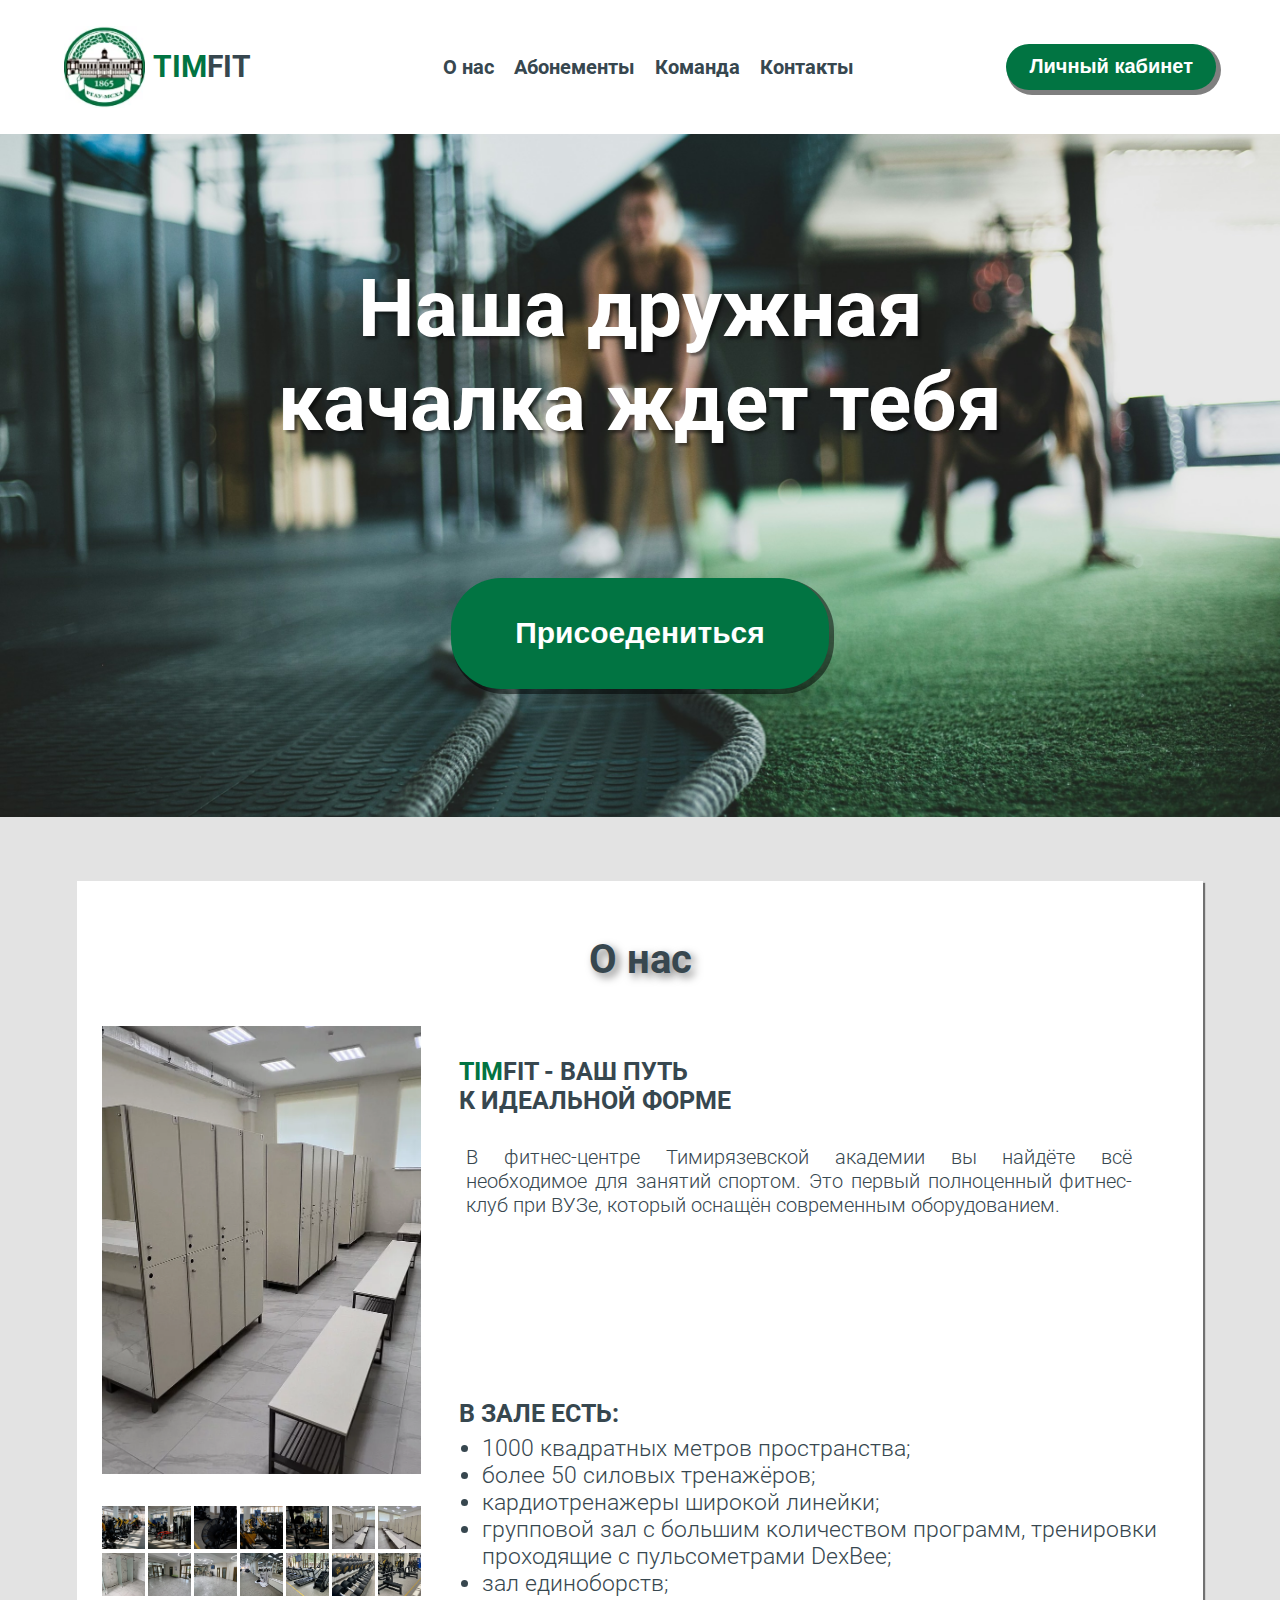
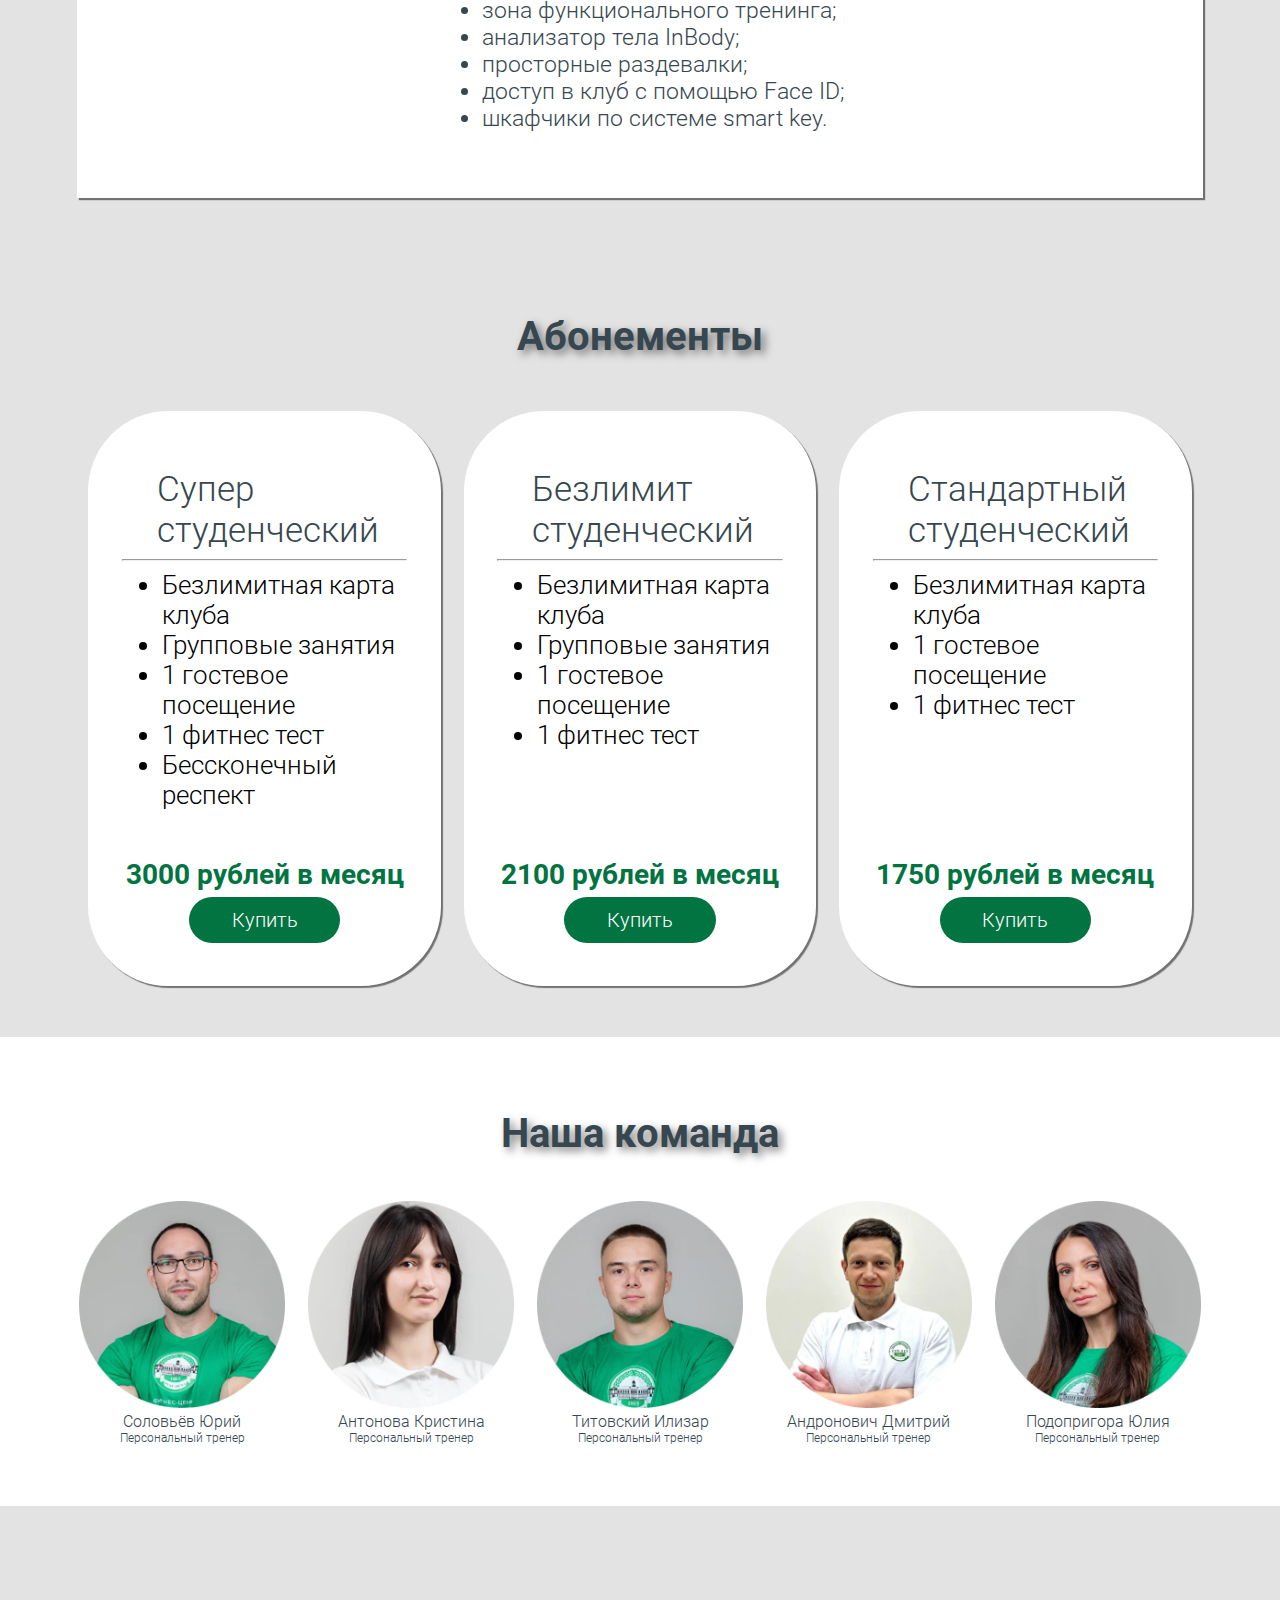
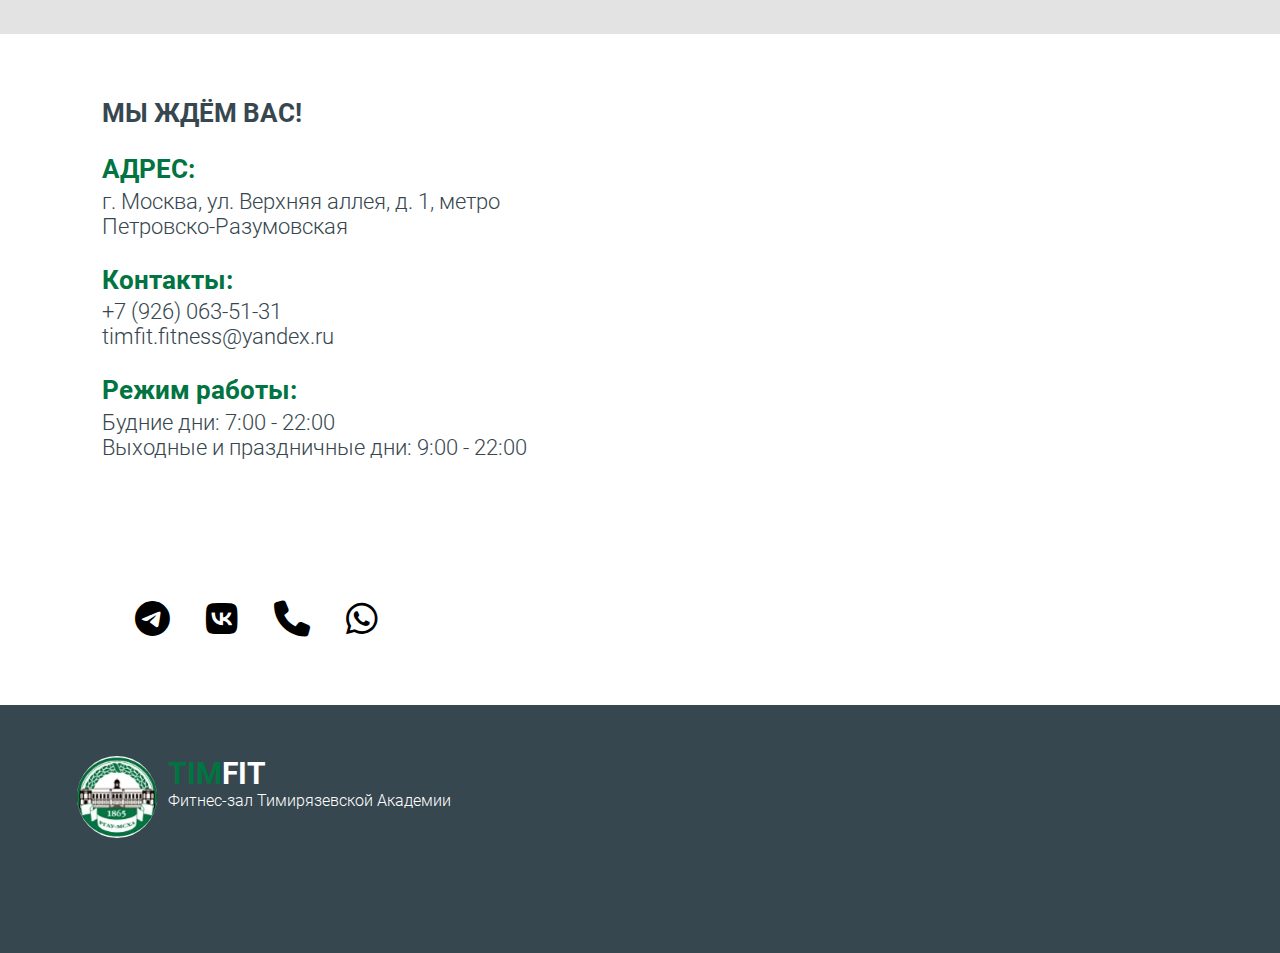
<file: index.html>
<!DOCTYPE html>
<html lang="en">
<head>
    <meta charset="UTF-8">
    <meta name="viewport" content="width=device-width, initial-scale=1.0">
    <link rel="shortcut icon" href="imgs/___10 1.png" type="image/x-icon">
    <link rel="stylesheet" href="style.css">
    <link rel="stylesheet" href="fontawesome-free-6.7.2-web/css/all.css">
    <title>Tim-FiT</title>
</head>
<body>

    <div id="modal">
        <div class="modal-content">
            
            <div class="up-modal">
                <p class="textx">Авторизация </p>
                <span class="closeModal">&times;</span>
            </div>
            
            <div class="down-modal">
                <input type="text" placeholder="Логин" class="myInput">
                <input type="text" placeholder="Пароль" class="myInput">
                <div class="buttons">
                    <button class="Fakebutton">Зарегистрироваться</button>
                    <button class="Fakebutton">Забыли пароль</button>
                </div>

                <button class="Fakebutton clearButton">Вход</button>
            </div>
        </div>
    </div>

    <div id="modal2">
        <div class="modal-content2">
            <div class="up-modal">
                <p class="Zag" >Абонементы</p>
                <span class="closeModal">&times;</span>
            </div>
            
    <div class="subs">
        <div class="sub sub1">
            <p class="zg">Супер <br>
                студенческий</p>
            <hr>
            <div>
                <ul>
                <li>Безлимитная карта клуба</li>
                <li>Групповые занятия</li>
                <li>1 гостевое посещение</li>
                <li>1 фитнес тест</li>
                <li>Бессконечный респект</li>
                </ul>
            </div>
            <p class="cost">3000 рублей в месяц</p>
            <button>Купить</button>
        </div>
        <div class="sub">
            <p class="zg">Безлимит <br>
                студенческий</p>
            <hr>
            <div>
                <ul>
                <li>Безлимитная карта клуба</li>
                <li>Групповые занятия</li>
                <li>1 гостевое посещение</li>
                <li>1 фитнес тест</li>
                </ul>
            </div>
            <p class="cost">2100 рублей в месяц</p>
            <button>Купить</button>
        </div>
        <div class="sub">
            <p class="zg">Стандартный <br>
                студенческий</p>
            <hr>
            <div>
                <ul>
                <li>Безлимитная карта клуба</li>
                <li>1 гостевое посещение</li>
                <li>1 фитнес тест</li>
                </ul>
            </div>
            <p class="cost">1750 рублей в месяц</p>
            <button>Купить</button>
        </div>
    </div>
        </div>
    </div>


    <header >
        <span class="mobile"><i class="fa-solid fa-bars"></i></span>
        <div class="logo">
            <img src="imgs/___10 1.png" alt="">
            <p class="Naz"><span>TIM</span>FIT</p>
        </div>
        <ul class="computer">
            <li><a href="#info" class="script1">О нас</a></li>
            <li><a href="#subs" class="script1">Абонементы</a></li>
            <!-- <li><a href="#tab" class="script1">Групповые занятия</a></li> -->
            <li><a href="#team" class="script1">Команда</a></li>
            <li><a href="#contact" class="script1">Контакты</a></li>
        </ul>
        <span class="mobile"><a href="#contact" class="script1"><i class="fa-solid fa-phone"></i></a></span>
        <button class="computer" id="openModal">Личный кабинет</button>
    </header>

    <div class="banner">
        <p>Наша дружная <br> качалка ждет тебя</p>
        <button id="openModal2">Присоедениться</button>
    </div>

    <div class="info" id="info">
        <p class="Zag">О нас</p>
        <div class="infoFlex">
        <div class="computer">   
        <div class="gallery">
            <img src="imgs/IMG_4519.jpg" alt="" class="mainImg" id="mainImg">
            <div class="minImgs">
                <img src="imgs/IMG_0511.jpg" alt="img" class="minCard" data-main-src="imgs/IMG_0511.jpg">
                <img src="imgs/IMG_0512.jpg" alt="img" class="minCard" data-main-src="imgs/IMG_0512.jpg">
                <img src="imgs/IMG_0513.jpg" alt="img" class="minCard" data-main-src="imgs/IMG_0513.jpg">
                <img src="imgs/IMG_0514.jpg" alt="img" class="minCard" data-main-src="imgs/IMG_0514.jpg">
                <img src="imgs/IMG_0527.jpg" alt="img" class="minCard" data-main-src="imgs/IMG_0527.jpg">
                <img src="imgs/IMG_4519.jpg" alt="img" class="minCard" data-main-src="imgs/IMG_4519.jpg">
                <img src="imgs/IMG_4523.jpg" alt="img" class="minCard" data-main-src="imgs/IMG_4523.jpg">
                <img src="imgs/IMG_4535.jpg" alt="img" class="minCard" data-main-src="imgs/IMG_4535.jpg">
                <img src="imgs/IMG_4537.jpg" alt="img" class="minCard" data-main-src="imgs/IMG_4537.jpg">
                <img src="imgs/IMG_4538.jpg" alt="img" class="minCard" data-main-src="imgs/IMG_4538.jpg">
                <img src="imgs/IMG_4554.jpg" alt="img" class="minCard" data-main-src="imgs/IMG_4554.jpg">
                <img src="imgs/IMG_4563.jpg" alt="img" class="minCard" data-main-src="imgs/IMG_4563.jpg">
                <img src="imgs/IMG_4582.jpg" alt="img" class="minCard" data-main-src="imgs/IMG_4582.jpg">
                <img src="imgs/IMG_4595.jpg" alt="img" class="minCard" data-main-src="imgs/IMG_4595.jpg">
            </div>
        </div>
        </div>
        <div class="mainInfo">
            <p class="Naz"><span>TIM</span>FIT - ВАШ ПУТЬ <br> К ИДЕАЛЬНОЙ ФОРМЕ</p>
            <p class="text">В фитнес-центре Тимирязевской академии вы найдёте всё необходимое для занятий спортом. Это первый полноценный фитнес-клуб при ВУЗе, который оснащён современным оборудованием.</p>
            <p class="Naz other">В ЗАЛЕ ЕСТЬ:</p>
            <ul>
                <li>1000 квадратных метров пространства;</li>
                <li>более 50 силовых тренажёров;</li>
                <li>кардиотренажеры широкой линейки;</li>
                <li>групповой зал с большим количеством программ, тренировки проходящие с пульсометрами DexBee;</li>
                <li>зал единоборств;</li>
                <li>зона функционального тренинга;</li>
                <li>анализатор тела InBody;</li>
                <li>просторные раздевалки;</li>
                <li>доступ в клуб с помощью Face ID;</li>
                <li id="subs">шкафчики по системе smart key.</li>
              </ul>              
        </div>
    </div>
    </div>
    <p class="Zag" >Абонементы</p>
    <div class="subs">
        <div class="sub">
            <p class="zg">Супер <br>
                студенческий</p>
            <hr>
            <div>
                <ul>
                <li>Безлимитная карта клуба</li>
                <li>Групповые занятия</li>
                <li>1 гостевое посещение</li>
                <li>1 фитнес тест</li>
                <li>Бессконечный респект</li>
                </ul>
            </div>
            <p class="cost">3000 рублей в месяц</p>
            <button>Купить</button>
        </div>
        <div class="sub">
            <p class="zg">Безлимит <br>
                студенческий</p>
            <hr>
            <div>
                <ul>
                <li>Безлимитная карта клуба</li>
                <li>Групповые занятия</li>
                <li>1 гостевое посещение</li>
                <li>1 фитнес тест</li>
                </ul>
            </div>
            <p class="cost">2100 рублей в месяц</p>
            <button>Купить</button>
        </div>
        <div class="sub">
            <p class="zg">Стандартный <br>
                студенческий</p>
            <hr>
            <div>
                <ul>
                <li>Безлимитная карта клуба</li>
                <li>1 гостевое посещение</li>
                <li>1 фитнес тест</li>
                </ul>
            </div>
            <p class="cost">1750 рублей в месяц</p>
            <button id="team">Купить</button>
        </div>
    </div>
    <!-- <div class="tab" id="tab">
        <p class="Zag1">Рассписание групповых программ</p>
    </div> -->
    <div class="team" >
        <p class="Zag1">Наша команда</p>
        <div class="mobile">
        <div class="teamate"><div class="mate">
            <img src="imgs/mate1.png" alt="">
            <p class="name">Соловьёв Юрий</p>
            <p>Персональный тренер</p>
        </div>
        <div class="mate">
            <img src="imgs/mate2.png" alt="">
            <p class="name">Антонова Кристина</p>
            <p>Персональный тренер</p>
        </div>
        <div class="mate">
            <img src="imgs/mate3.png" alt="">
            <p class="name">Титовский Илизар</p>
            <p>Персональный тренер</p>
        </div></div>
        <div class="teamate1">
        <div class="mate">
            <img src="imgs/mate4.png" alt="">
            <p class="name">Андронович Дмитрий</p>
            <p>Персональный тренер</p>
        </div>
        <div class="mate">
            <img src="imgs/mate5.png" alt="">
            <p class="name">Подопригора Юлия</p>
            <p>Персональный тренер</p>
        </div></div>
        </div>

        
        <div class="computer">
            <div class="teamate">
            <div class="mate">
                <img src="imgs/mate1.png" alt="">
                <p class="name">Соловьёв Юрий</p>
                <p>Персональный тренер</p>
            </div>
            <div class="mate">
                <img src="imgs/mate2.png" alt="">
                <p class="name">Антонова Кристина</p>
                <p>Персональный тренер</p>
            </div>
            <div class="mate">
                <img src="imgs/mate3.png" alt="">
                <p class="name">Титовский Илизар</p>
                <p>Персональный тренер</p>
            </div>
            
            <div class="mate">
                <img src="imgs/mate4.png" alt="">
                <p class="name">Андронович Дмитрий</p>
                <p>Персональный тренер</p>
            </div>
            <div class="mate">
                <img src="imgs/mate5.png" alt="">
                <p class="name">Подопригора Юлия</p>
                <p >Персональный тренер</p>
            </div>
        </div>
            </div>
    </div>

    <div class="map mobile" >
        <iframe src="https://yandex.ru/map-widget/v1/?um=constructor%3Aa4c1919994b77e67ea50330614914d484cb6c190709d1e93af07387426a5e790&amp;source=constructor" frameborder="0"></iframe>
    </div>

    <div class="overFooter" >
        <div class="footerFlex">
        <div class="footerInfo">
            <p class="big" id="contact">МЫ ЖДЁМ ВАС!</p>
            <p class="big green">АДРЕС:</p>
            <p>г. Москва, ул. Верхняя аллея, д. 1, метро Петровско-Разумовская</p>
            <p class="big green">Контакты:</p>
            <p>+7 (926) 063-51-31 <br> timfit.fitness@yandex.ru</p>
            <p class="big green">Режим работы:</p>
            <p>Будние дни: 7:00 - 22:00 <br> Выходные и праздничные дни: 9:00 - 22:00</p>
        </div>
        <div class="footerMap computer"><iframe src="https://yandex.ru/map-widget/v1/?um=constructor%3Aa4c1919994b77e67ea50330614914d484cb6c190709d1e93af07387426a5e790&amp;source=constructor" width="555" height="406" frameborder="0"></iframe></div>
        </div>
        <div class="socWeb">
            <a target="_blank" href="https://weba.telegram.org/"><i class="fa-brands fa-telegram"></i></a>
            <a target="_blank" href="https://vk.com"><i class="fa-brands fa-vk"></i></a>
            <a target="_blank" href=""><i class="fa-solid fa-phone"></i></a>
            <a target="_blank" href=""><i class="fa-brands fa-whatsapp"></i></a>
        </div>
    </div>
    <footer>
        <img src="imgs/___10 1.png" alt="">
        <div><p class="Naz"><span>TIM</span>FIT</p>
        <p>Фитнес-зал Тимирязевской Академии</p></div>
    </footer>
    <button id="floating-button"><i class="fa-solid fa-arrow-turn-up"></i></button>

    <script src="script.js"></script>
</body>
</html>
</file>
<file: style.css>
@font-face {
    font-family: 'Roboto';
    font-weight: normal;
    src: url(fonts/Roboto/Roboto-Regular.ttf);
}

@font-face {
    font-family: 'Roboto';
    font-weight: bold;
    src: url(fonts/Roboto/Roboto-Bold.ttf);
}

@font-face {
    font-family: 'Roboto';
    font-weight: lighter;
    src: url(fonts/Roboto/Roboto-Light.ttf);
}

*{
    margin: 0;
    box-sizing: border-box;
}

html{
    scroll-behavior: smooth;
}

.computer{
    display: none;
}

body{
    background-color: #E3E3E3;
    display: flex;
    flex-direction:column ;
}

a{color: #000000;}

li{
    font-family: 'Roboto';
}

p{
    font-family: 'Roboto';
    color: #37474F;
}

button:hover{
    cursor: pointer;
}

button:active{
    transform: translateY(2px);
    box-shadow: none;
}

header{
    padding: 4% 7%;
    display: flex;
    width: 100%;
    background-color: white;
    align-items: center;
    justify-content: space-between;
    box-shadow: 0px 8px 12px rgba(0, 0, 0, 0.08);

}

header i{
    font-size: 30px;
}

.logo{
    display: flex;
    align-items: center;
}

.logo img{
    width: 30%;
    margin-right: 4%;
}

.Naz{
    font-weight: bold;
    color: #37474F;
    font-size: 30px;
}

.Naz span{
    color: #017442;
}

header ul{
    list-style: none;
    display: flex;
}

header li{
    display: inline-block;
    margin-right: 1em;
}

header li a{
    color: #37474F;
    text-decoration: none;
    font-weight: bold;
    font-family: "Roboto";
    font-size: 20px;
}

header li a:hover{
    text-decoration: underline;
}

header button{
    background-color: #017442;
    color: white;
    border: none;
    border-radius: 50px;
    padding: 1% 2%;
    font-weight: bold;
    font-size: 20px;
    box-shadow: 3px 3px 0 2px rgba(0,0,0, 0.5);

}

.banner{
    display: flex;
    flex-direction: column;
    align-items: center;
    justify-content: space-around;
    padding: 15% 0;
    background-image: url(imgs/banner.png);
    background-position: center;
    background-size: cover;
}

.banner p{
    font-weight: bold;
    font-size: 36px;
    color: white;
    text-align: center;
    margin-bottom: 10%;
    text-shadow: 3px 3px 3px rgba(0,0,0, 0.5);
}

.banner button{
    background-color: #017442;
    color: white;
    border: none;
    border-radius: 50px;
    padding: 4% 7%;
    font-weight: bold;
    font-size: 20px;
    box-shadow: 3px 3px 0 2px rgba(0,0,0, 0.5);
}

.info{
    background-color: white;
    box-shadow: 2px 2px 1px rgba(0,0,0, 0.5);
    margin: 10% 6%;
    display: flex;
    flex-direction: column;
    padding: 1% 2%;
}

.info .computer{
    width: 70%;
}

.gallery{
    display: flex;
    flex-direction: column;
    
}

.mainImg{
    width: 100%;
    height: 28em;
    margin-bottom: 2em ;
    object-fit: cover;
}

.minImgs{
    width: 100%;
    display: grid;
    grid-row-gap: 4%;
    grid-column-gap: 1%;
    grid-template-columns: repeat(7, 1fr);

}

.minCard{
    width: 2%;
    background-color: #017442;
    aspect-ratio: 1 / 1;
}

.minCard:hover{
    cursor: pointer;
}

.minImgs img {
    width: 100%;
    height: auto;
    object-fit: cover;
}

.Zag{
    text-align: center;
    font-size: 40px;
    font-weight: bold;
    color: #37474F;
    text-shadow: 4px 4px 9px rgba(4,4,4, 0.5);
    margin: 4% 0;
}

.Zag1{
    font-size: 20px;
    text-align: center;
    font-weight: bold;
    color: #37474F;
    text-shadow: 4px 4px 9px rgba(4,4,4, 0.5);
    margin: 4% 0;
}


.info .Naz{
    font-size: 22px;
    margin: 4% 0;
    padding-left: 5% ;
}

.mainInfo p{
    text-align: justify;
    font-size: 20px;
    color: #37474F;
}

.mainInfo li{
    margin-left: 1em;
    font-size: 20px;
    color: #37474F;
}

.mainInfo .text{
    margin-bottom: 7%;
    padding: 0 6%;
}

.Naz.other{
    margin-top: 24%;
    margin-bottom: 1%;
}

.mainInfo ul{
    padding: 0 0 7% 5%;
}

.subs{
    margin-top: 5%;
    display: flex;
    flex-direction: column;
    margin: 0 15%;
}

.sub{
    background-color: white;
    border-radius: 80px;
    display: flex;
    flex-direction: column;
    padding: 10% 6% 7% 6%;
    margin-bottom: 6%;
    box-shadow: 2px 2px 1px rgba(0,0,0, 0.5);
}

.sub li{
    font-size: 15px;
}

.sub hr{
    margin: 3% 0;
}

.sub div{
    height: 8em;
}

.zg{
    padding: 1em 0 0 1em;
    font-size: 22px;
    font-weight: lighter;
}

.sub button{
    align-self: center;
    background-color: #017442;
    color: white;
    border: none;
    border-radius: 50px;
    padding: 2% 9%;
    font-size: 20px;
    font-family: 'roboto';
    font-weight: lighter;
    margin: 2% 0 1em 0;
}

.sub .cost{
    font-size: 15px;
    font-weight: bold;
    align-self: center;
    color: #017442;
}


.tab{
    background-color: white;
    margin: 0 6%;
    padding-bottom: 90% ;
    box-shadow: 2px 2px 1px rgba(0,0,0, 0.5);
    margin-top: 12%;
}

.tab .Zag{
    font-size: 20px;
}

.team{
    margin: 12% 0;
    padding: 6% 6%;
    background-color: white;
    border: 2px solid transparent;
    
}

.teamate{
    display: grid;
    grid-template-columns: 1fr 1fr 1fr;
    margin-bottom: 3%;
    grid-column-gap: 2%;
}

.teamate1{
    display: grid;
    grid-template-columns: 1fr 1fr ;
    grid-column-gap: 2%;
    margin: 0 16%;
}

.mate{
    display: flex;
    flex-direction: column;
    align-items: center;
}

.mate img{
    width: 100%;
    height: auto;
    
}

.mate p {
    text-align: center;
    font-size: 10px;
}

.mate .name{
    font-size: 12px;
}

iframe{
    margin: 0 6%;
    width: 88%;
    height: 27em;
}

.overFooter{
    
    padding: 4% 6%;
    margin-top: 12% ;
    background-color: white;
}

.big{
    font-size: 16px;
    font-weight: bold;
}

.green{
    color: #017442;
    margin: 6% 0 1% 0;
}

.socWeb{
    margin-top: 6%;
}

.socWeb a{
    margin: 0 0 0 3%;
    font-size: 36px;
    color: #000000;

}

footer{
    background-color: #37474F;
    padding: 3% 6% 26% 6%;
    display: flex;
}

footer img{
    border-radius: 100%;
    width: 5em;
    margin-right: 1%;
}

footer .Naz{
    color: white;
}

footer p{
    color: white;
}

#floating-button {
    display: none; /* Скрываем кнопку по умолчанию */
    position: fixed;
    bottom: 20px;
    right: 20px;
    padding: 26px 30px;
    background-color: #017442;
    color: white;
    border: none;
    cursor: pointer;
    border-radius: 80px;
    box-shadow: 0px 8px 12px rgba(0, 0, 0, 0.08);

}


#modal{
    z-index: 11;
    display: none;
    position: fixed;
    width: 100%;
    height: 100%;
    background-color: rgba(0,0,0, 0.5);
    justify-content: center;
    align-items: center;
}

.modal-content{
    width: 35%;
    background-color: white;
    border-radius: 40px 40px 30px 30px;
    display: flex;
    flex-direction: column;
}

.up-modal{
    position: fixed;
    top: 0px;
    background-color: #017442;
    width: 100%;
    padding: 1em 2em;
    color: white;
    display: flex;
    justify-content:space-between;
    align-items: center;
    font-size: 20px;
    font-weight: bold;
    box-shadow: 0px 8px 12px rgba(0, 0, 0, 0.08);
}

.up-modal p{
    color: white;
    justify-self: center;
    margin: 0 auto;
}

.up-modal span{
    font-size: 40px;
}

.up-modal span:hover{
    cursor: pointer;
}

.down-modal{
    padding: 2em 3em;
    display: flex;
    flex-direction: column;
    gap: 0.5em;
}

.down-modal input {
    padding: 4%;
    border: none;
    background-color: #E3E3E3;
    box-shadow: 2px 2px 2px rgba(0,0,0, 0.5);
}

.down-modal .buttons{
    
    margin: 0.5em 0 1em 0;
    display: flex;
    justify-content: space-between;
}

.down-modal button{
    padding: 2%;
    font-size: 13px;
    border: none;
    background-color: #E3E3E3;
    box-shadow: 2px 2px 2px rgba(0,0,0, 0.5);
}


#modal2{
    z-index: 11;
    display: none;
    position: fixed;
    width: 100%;
    height: 100%;
    background-color: rgba(0,0,0, 0.5);
    justify-content: center;
    align-items: center;
}

.modal-content2{
    background-color: #E3E3E3;
    width: 100%;
}


.modal-content2 .subs{
    margin-top: 10em;
    max-height: 100vh;
    overflow-y: auto;
    margin: 0;
    margin-top: 1em;
}

.modal-content2 .sub{
    margin: 1em 1em;
}

.modal-content2 .sub1{
    margin-top: 6em;
}

.modal-content2 .sub div{
    height: 9em;
}

header.sticky{
    position: fixed;
    padding-top: 1%;
    padding-bottom: 1%;
}



@media(min-width: 800px){
    .banner p{
        font-size: 42px;
    }
    .banner button{
        font-size: 26px;
    }

    .info .Naz{
        font-size: 27px;
    }

    .mainInfo p{
        font-size: 20px;
    }

    .mainInfo li{
        font-size: 18px;
    }

    .subs{
        margin: 0 24%;
    }

    .zg{
        font-size: 30px;
    }

    .sub li{
        font-size: 20px;
    }

    .sub .cost{
        font-size: 22px;
    }

    .sub button{
        padding: 4% 13%;
    }

    .team{
        padding: 2% 6%;
    }

    .mate img{
        width: 12em;
    }

    .mate p{
        font-size: 12px;
    }

    .mate .name{
        font-size: 16px;
    }
}

@media (min-width: 1024px) {

    #modal{
        z-index: 11;
        display: none;
        position: fixed;
        width: 100%;
        height: 100%;
        background-color: rgba(0,0,0, 0.5);
        justify-content: center;
        align-items: center;
    }
    
    .modal-content{
        width: 35%;
        background-color: white;
        border-radius: 40px 40px 30px 30px;
        display: flex;
        flex-direction: column;
    }
    
    .up-modal{
        position: relative;
        background-color: #017442;
        border-radius: 30px 30px 0 0;
        padding: 1em 2em;
        color: white;
        display: flex;
        justify-content:space-between;
        align-items: center;
        font-size: 20px;
        font-weight: bold;
        box-shadow: 0px 8px 12px rgba(0, 0, 0, 0.08);
          
          
      
    }
    
    .up-modal p{
        color: white;
        justify-self: center;
        margin: 0 auto;
    }
    
    .up-modal span{
        font-size: 40px;
    }
    
    .up-modal span:hover{
        cursor: pointer;
    }
    
    .down-modal{
        padding: 2em 3em;
        display: flex;
        flex-direction: column;
        gap: 0.5em;
    }
    
    .down-modal input {
        padding: 4%;
        border: none;
        background-color: #E3E3E3;
        box-shadow: 2px 2px 2px rgba(0,0,0, 0.5);
    }
    
    .down-modal .buttons{
        
        margin: 0.5em 0 1em 0;
        display: flex;
        justify-content: space-between;
    }
    
    .down-modal button{
        padding: 2%;
        font-size: 13px;
        border: none;
        background-color: #E3E3E3;
        box-shadow: 2px 2px 2px rgba(0,0,0, 0.5);
    }
    
    
    #modal2{
        z-index: 11;
        display: none;
        position: fixed;
        width: 100%;
        height: 100%;
        background-color: rgba(0,0,0, 0.5);
        justify-content: center;
        align-items: center;
    }
    
    .modal-content2{
        background-color: #E3E3E3;
        border-radius: 60px;
        width: 80%;
    }
    
    .modal-content2 .up-modal{
        border-radius: 50px 50px 0 0;
    }
    
    .modal-content2 .subs{
        margin-top: 1em;
    }
    
    .modal-content2 .sub{
        margin: 1em 1em;
    }
    
    .modal-content2 .sub div{
        height: 17em;
    }

    .mobile{
        display: none;
    }
    .computer{
        display: block;
    }

    header{
        padding: 2% 5%;
    }

    .logo img{
        width: 40%;
    }

    .banner{
        padding: 10% 0;
    }

    .banner p{
        font-size: 80px;
    }
    .banner button{
        font-size: 30px;
        padding: 3% 5%;
    }

    .info{
        margin: 5% 6%;
    }

    .infoFlex{
        display: flex;
        justify-content: space-between;
    }

    .info .Naz{
        font-size: 25px;
    }

    .mainInfo p{
        font-size: 20px;
    }

    .mainInfo li{
        font-size: 23px;
    }

    .Zag {
        font-size: 40px;
    }   

    .subs{
        margin-top: 3% ;
        margin: 0 6%;
        flex-direction: row;
        justify-content: space-around;
    }

    .sub{
        padding: 2% 3%;
        margin: 0 1% 
    }

    .sub div{
        height: 18em;
    }

    .zg{
        font-size: 35px;
    }

    .sub li{
        font-size: 26px;
    }

    .sub .cost{
        font-size: 28px;
    }

    .sub button{
        padding: 4% 15%;
    }

    .team{
        padding: 2% 6%;
        margin: 4% 0;
    }

    .tab{
        margin-top: 6%;
    }

    .teamate{
        display: flex;
        flex-direction: row;
        justify-content: space-around;
    }

    .teamate img{
        margin-bottom: 2%;
        width: 100%;
        height: auto;
    }

    .team .Zag1{
        font-size: 40px;
    }

    .footerFlex{
        display: flex;
        justify-content: space-between;
    }

    .overFooter{
        padding: 5% 8%;
        margin-top: 6%;
    }

    .overFooter p{
        font-size: 22px;
    }

    .overFooter .big{
        font-size: 26px;
    }

    iframe{
        width: 35em;
        margin-right: 5em;
    }

    footer{
        padding: 4% 6% 9% 6%;
    }
}
</file>
